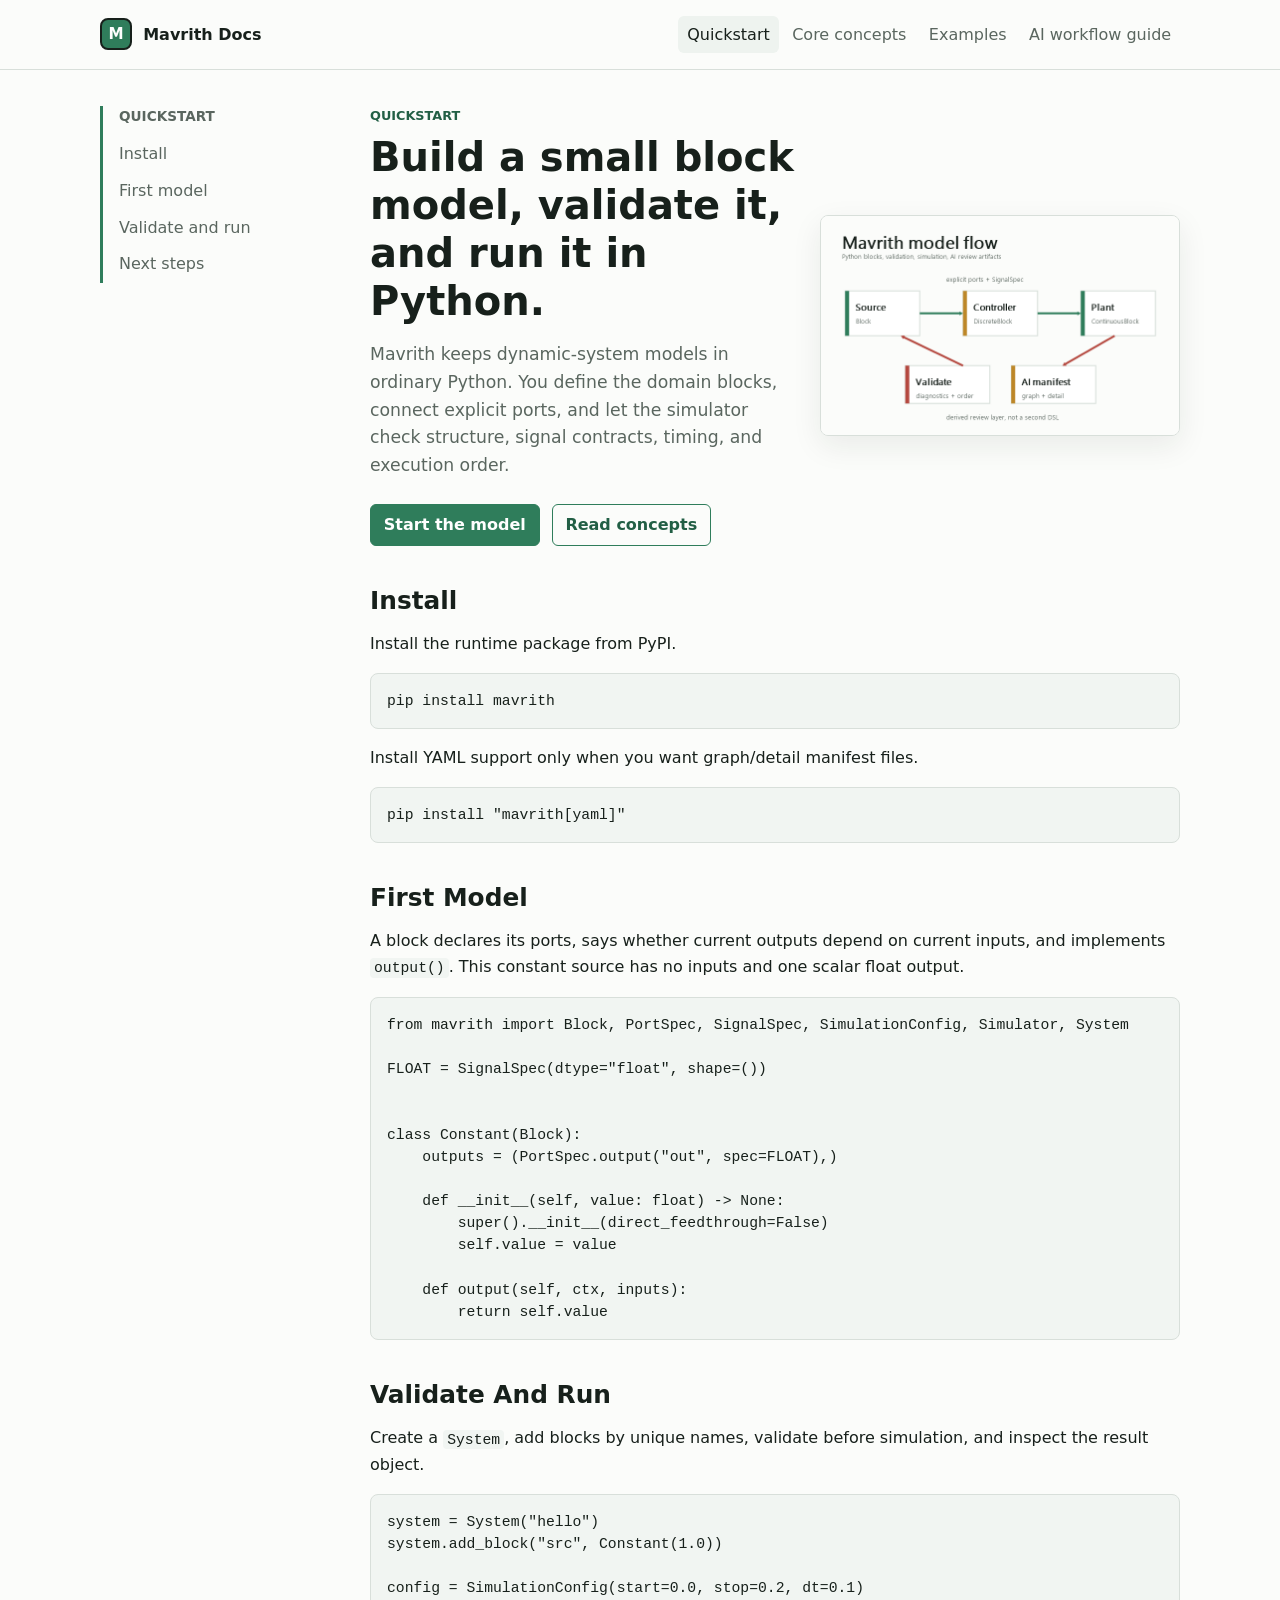
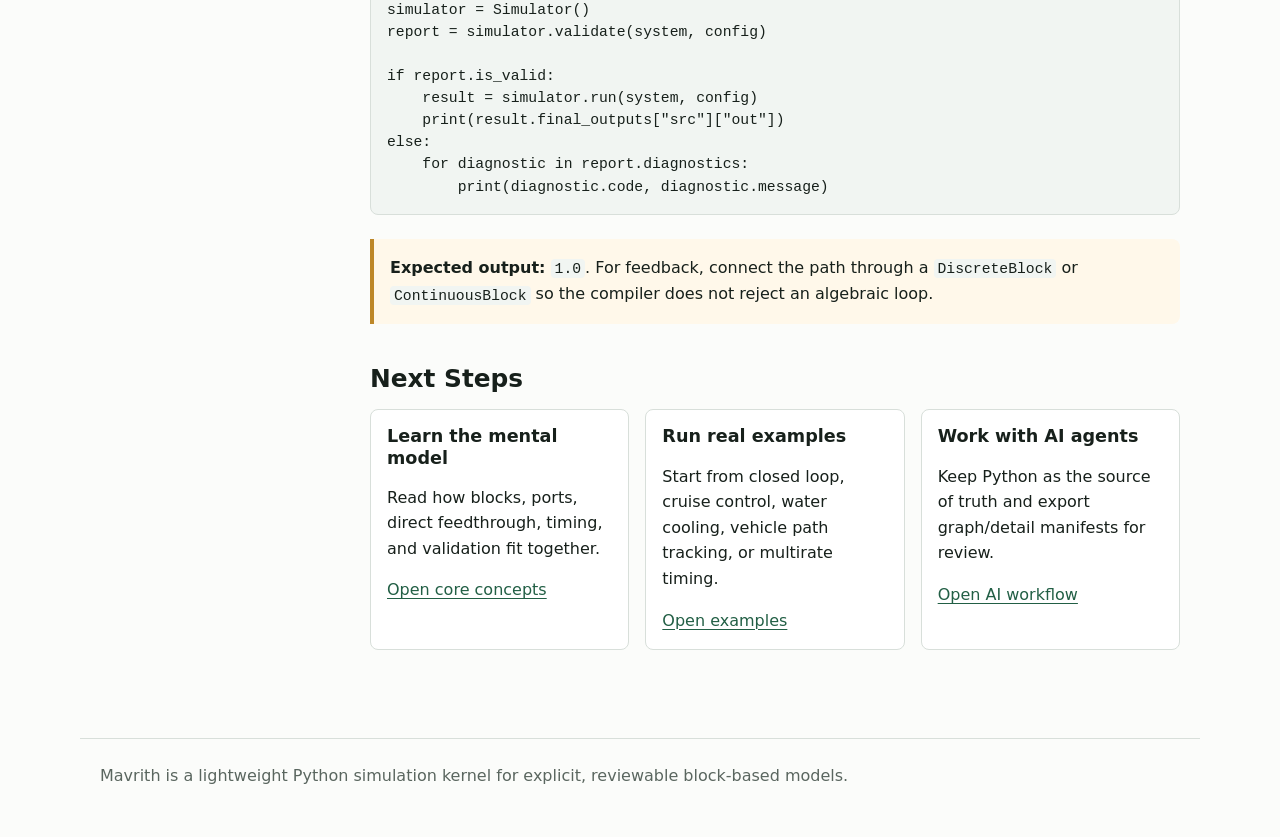
<file: docs/index.html>
<!doctype html>
<html lang="en">
  <head>
    <meta charset="utf-8">
    <meta name="viewport" content="width=device-width, initial-scale=1">
    <title>Mavrith Docs | Quickstart</title>
    <meta
      name="description"
      content="Quickstart guide for building and validating block-based dynamic systems with Mavrith."
    >
    <link rel="stylesheet" href="assets/styles.css">
  </head>
  <body>
    <header class="site-header">
      <div class="header-inner">
        <a class="brand" href="index.html">
          <span class="brand-mark">M</span>
          <span>Mavrith Docs</span>
        </a>
        <nav class="top-nav" aria-label="Main navigation">
          <a href="index.html" aria-current="page">Quickstart</a>
          <a href="core-concepts.html">Core concepts</a>
          <a href="examples.html">Examples</a>
          <a href="ai-workflow.html">AI workflow guide</a>
        </nav>
      </div>
    </header>

    <div class="layout">
      <aside class="side-nav" aria-label="Page sections">
        <strong>Quickstart</strong>
        <a href="#install">Install</a>
        <a href="#first-model">First model</a>
        <a href="#validate">Validate and run</a>
        <a href="#next">Next steps</a>
      </aside>

      <main>
        <section class="hero-grid">
          <div>
            <p class="eyebrow">Quickstart</p>
            <h1>Build a small block model, validate it, and run it in Python.</h1>
            <p class="lede">
              Mavrith keeps dynamic-system models in ordinary Python. You define
              the domain blocks, connect explicit ports, and let the simulator
              check structure, signal contracts, timing, and execution order.
            </p>
            <div class="action-row">
              <a class="button" href="#first-model">Start the model</a>
              <a class="button secondary" href="core-concepts.html">Read concepts</a>
            </div>
          </div>
          <img
            src="assets/mavrith-flow.png"
            width="720"
            height="440"
            alt="Mavrith block flow from source to controller to plant with validation and AI manifest export."
          >
        </section>

        <section id="install">
          <h2>Install</h2>
          <p>Install the runtime package from PyPI.</p>
          <pre><code class="language-bash">pip install mavrith</code></pre>
          <p>Install YAML support only when you want graph/detail manifest files.</p>
          <pre><code class="language-bash">pip install "mavrith[yaml]"</code></pre>
        </section>

        <section id="first-model">
          <h2>First Model</h2>
          <p>
            A block declares its ports, says whether current outputs depend on
            current inputs, and implements <code>output()</code>. This constant
            source has no inputs and one scalar float output.
          </p>
          <pre><code class="language-python">from mavrith import Block, PortSpec, SignalSpec, SimulationConfig, Simulator, System

FLOAT = SignalSpec(dtype="float", shape=())


class Constant(Block):
    outputs = (PortSpec.output("out", spec=FLOAT),)

    def __init__(self, value: float) -> None:
        super().__init__(direct_feedthrough=False)
        self.value = value

    def output(self, ctx, inputs):
        return self.value</code></pre>
        </section>

        <section id="validate">
          <h2>Validate And Run</h2>
          <p>
            Create a <code>System</code>, add blocks by unique names, validate
            before simulation, and inspect the result object.
          </p>
          <pre><code class="language-python">system = System("hello")
system.add_block("src", Constant(1.0))

config = SimulationConfig(start=0.0, stop=0.2, dt=0.1)
simulator = Simulator()
report = simulator.validate(system, config)

if report.is_valid:
    result = simulator.run(system, config)
    print(result.final_outputs["src"]["out"])
else:
    for diagnostic in report.diagnostics:
        print(diagnostic.code, diagnostic.message)</code></pre>
          <div class="callout">
            <strong>Expected output:</strong> <code>1.0</code>. For feedback,
            connect the path through a <code>DiscreteBlock</code> or
            <code>ContinuousBlock</code> so the compiler does not reject an
            algebraic loop.
          </div>
        </section>

        <section id="next">
          <h2>Next Steps</h2>
          <div class="cards">
            <article class="card">
              <h3>Learn the mental model</h3>
              <p>
                Read how blocks, ports, direct feedthrough, timing, and
                validation fit together.
              </p>
              <a href="core-concepts.html">Open core concepts</a>
            </article>
            <article class="card">
              <h3>Run real examples</h3>
              <p>
                Start from closed loop, cruise control, water cooling, vehicle
                path tracking, or multirate timing.
              </p>
              <a href="examples.html">Open examples</a>
            </article>
            <article class="card">
              <h3>Work with AI agents</h3>
              <p>
                Keep Python as the source of truth and export graph/detail
                manifests for review.
              </p>
              <a href="ai-workflow.html">Open AI workflow</a>
            </article>
          </div>
        </section>
      </main>
    </div>

    <footer class="page-footer">
      Mavrith is a lightweight Python simulation kernel for explicit,
      reviewable block-based models.
    </footer>
  </body>
</html>
</file>
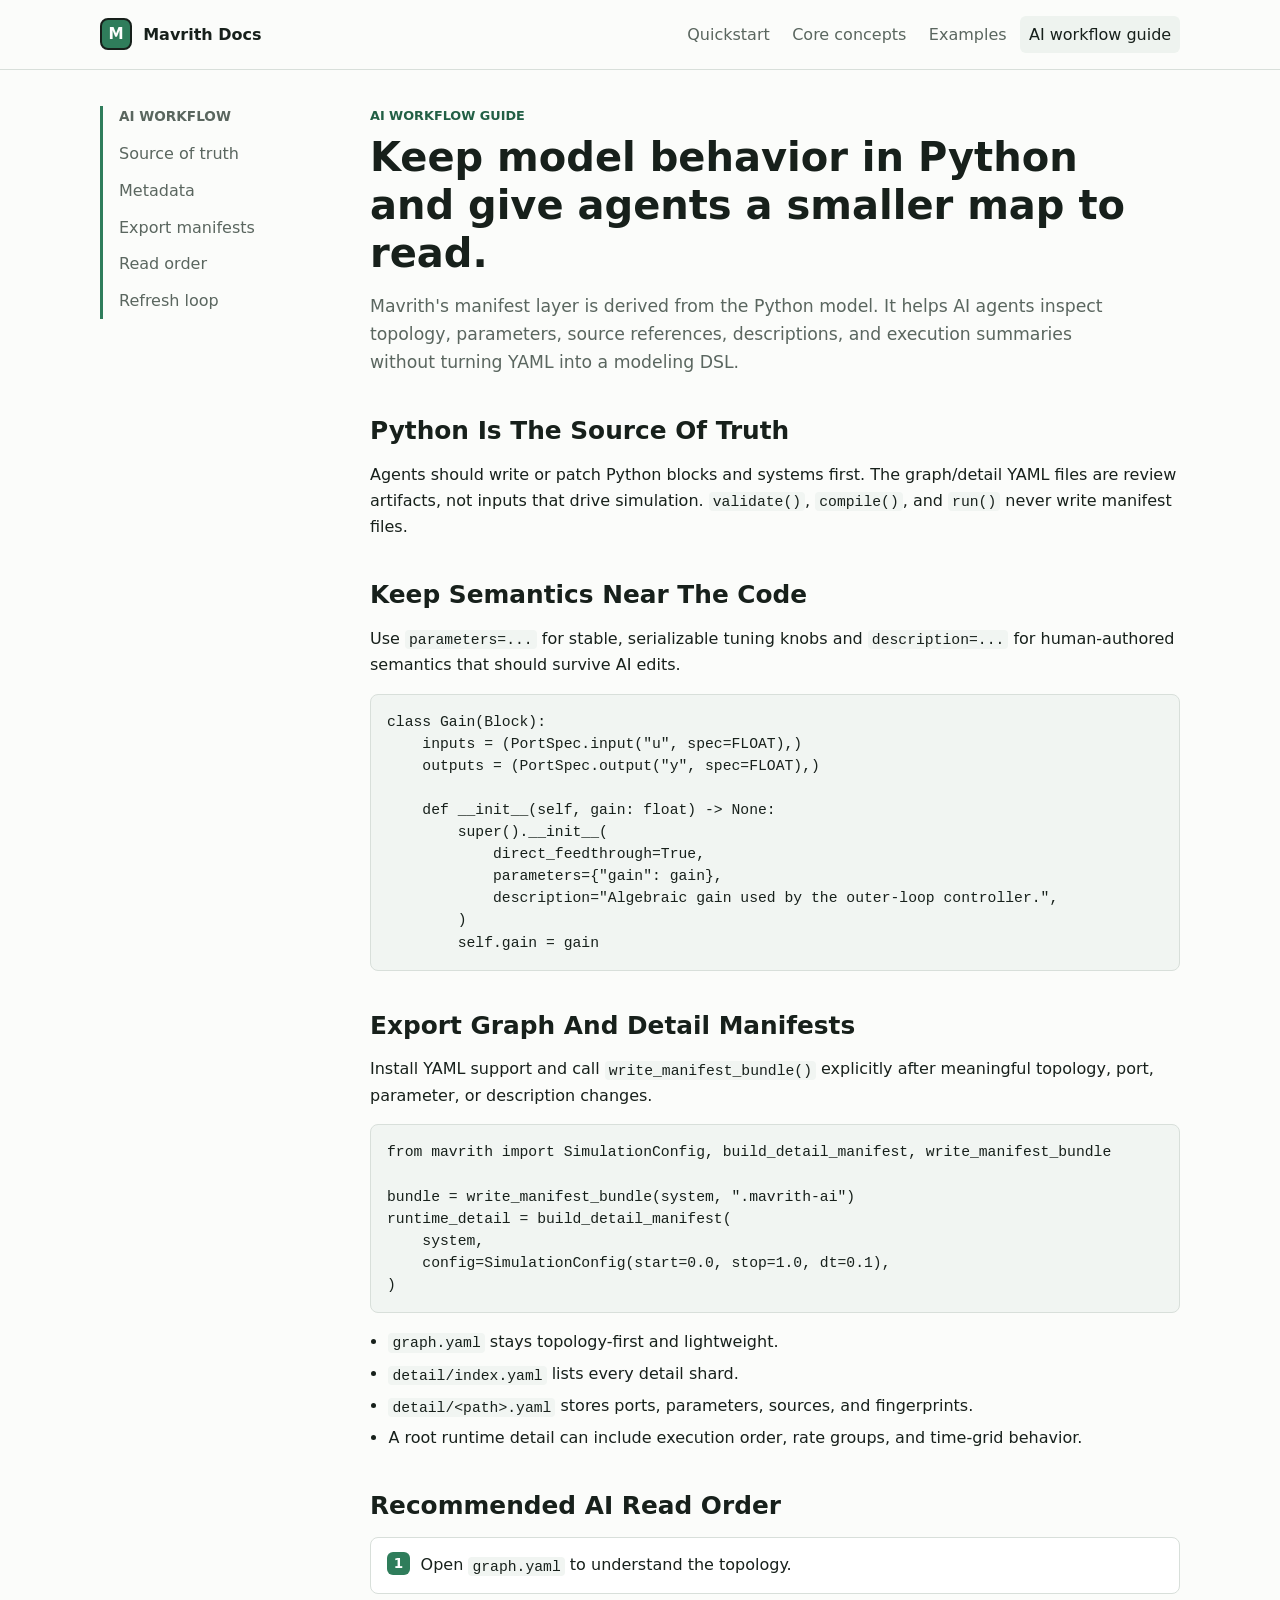
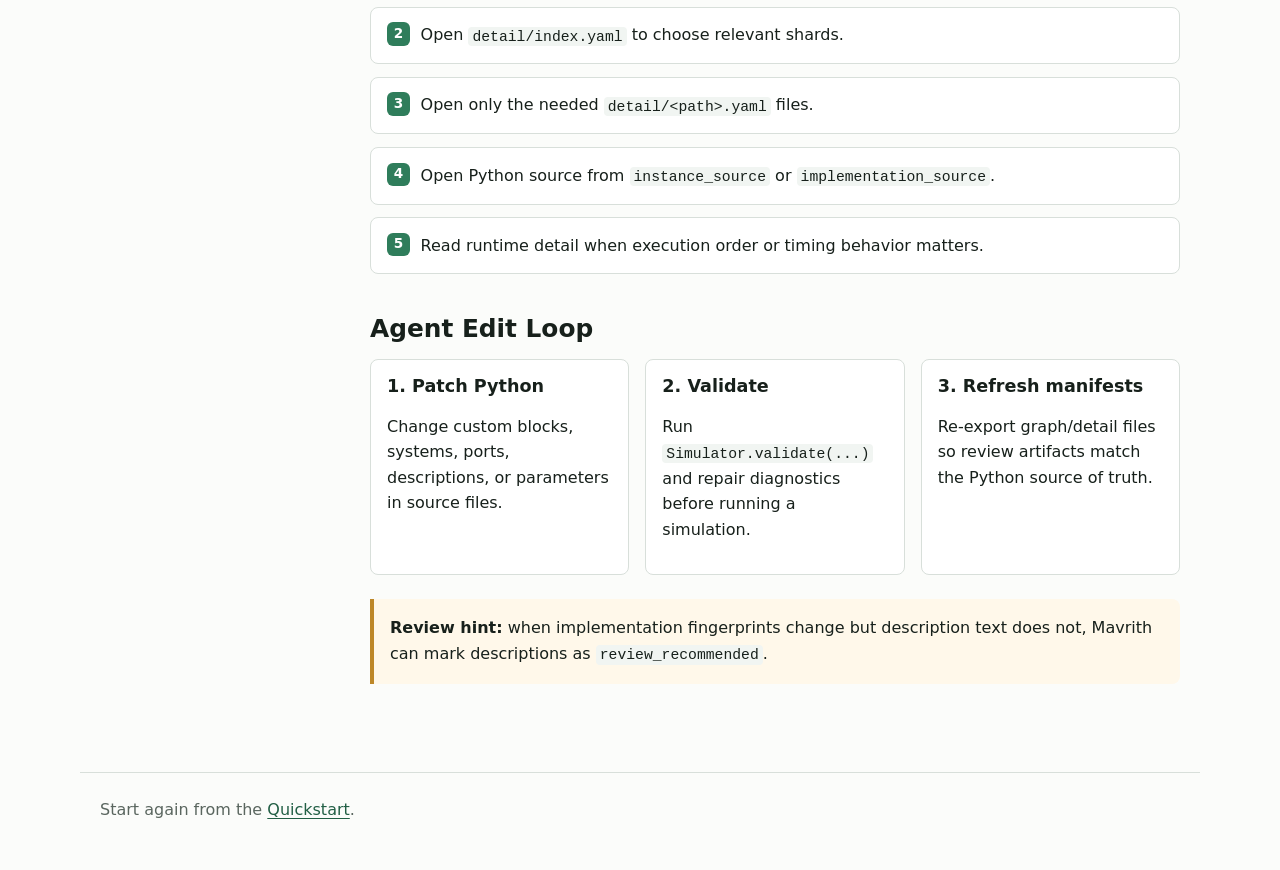
<file: docs/ai-workflow.html>
<!doctype html>
<html lang="en">
  <head>
    <meta charset="utf-8">
    <meta name="viewport" content="width=device-width, initial-scale=1">
    <title>Mavrith Docs | AI Workflow Guide</title>
    <meta
      name="description"
      content="AI-native workflow for generating, validating, exporting, and reviewing Mavrith models."
    >
    <link rel="stylesheet" href="assets/styles.css">
  </head>
  <body>
    <header class="site-header">
      <div class="header-inner">
        <a class="brand" href="index.html">
          <span class="brand-mark">M</span>
          <span>Mavrith Docs</span>
        </a>
        <nav class="top-nav" aria-label="Main navigation">
          <a href="index.html">Quickstart</a>
          <a href="core-concepts.html">Core concepts</a>
          <a href="examples.html">Examples</a>
          <a href="ai-workflow.html" aria-current="page">AI workflow guide</a>
        </nav>
      </div>
    </header>

    <div class="layout">
      <aside class="side-nav" aria-label="Page sections">
        <strong>AI workflow</strong>
        <a href="#source">Source of truth</a>
        <a href="#metadata">Metadata</a>
        <a href="#export">Export manifests</a>
        <a href="#read">Read order</a>
        <a href="#loop">Refresh loop</a>
      </aside>

      <main>
        <p class="eyebrow">AI workflow guide</p>
        <h1>Keep model behavior in Python and give agents a smaller map to read.</h1>
        <p class="lede">
          Mavrith's manifest layer is derived from the Python model. It helps AI
          agents inspect topology, parameters, source references, descriptions,
          and execution summaries without turning YAML into a modeling DSL.
        </p>

        <section id="source">
          <h2>Python Is The Source Of Truth</h2>
          <p>
            Agents should write or patch Python blocks and systems first. The
            graph/detail YAML files are review artifacts, not inputs that drive
            simulation. <code>validate()</code>, <code>compile()</code>, and
            <code>run()</code> never write manifest files.
          </p>
        </section>

        <section id="metadata">
          <h2>Keep Semantics Near The Code</h2>
          <p>
            Use <code>parameters=...</code> for stable, serializable tuning
            knobs and <code>description=...</code> for human-authored semantics
            that should survive AI edits.
          </p>
          <pre><code class="language-python">class Gain(Block):
    inputs = (PortSpec.input("u", spec=FLOAT),)
    outputs = (PortSpec.output("y", spec=FLOAT),)

    def __init__(self, gain: float) -> None:
        super().__init__(
            direct_feedthrough=True,
            parameters={"gain": gain},
            description="Algebraic gain used by the outer-loop controller.",
        )
        self.gain = gain</code></pre>
        </section>

        <section id="export">
          <h2>Export Graph And Detail Manifests</h2>
          <p>
            Install YAML support and call <code>write_manifest_bundle()</code>
            explicitly after meaningful topology, port, parameter, or
            description changes.
          </p>
          <pre><code class="language-python">from mavrith import SimulationConfig, build_detail_manifest, write_manifest_bundle

bundle = write_manifest_bundle(system, ".mavrith-ai")
runtime_detail = build_detail_manifest(
    system,
    config=SimulationConfig(start=0.0, stop=1.0, dt=0.1),
)</code></pre>
          <ul class="compact-list">
            <li><code>graph.yaml</code> stays topology-first and lightweight.</li>
            <li><code>detail/index.yaml</code> lists every detail shard.</li>
            <li><code>detail/&lt;path&gt;.yaml</code> stores ports, parameters, sources, and fingerprints.</li>
            <li>A root runtime detail can include execution order, rate groups, and time-grid behavior.</li>
          </ul>
        </section>

        <section id="read">
          <h2>Recommended AI Read Order</h2>
          <ol class="steps">
            <li>Open <code>graph.yaml</code> to understand the topology.</li>
            <li>Open <code>detail/index.yaml</code> to choose relevant shards.</li>
            <li>Open only the needed <code>detail/&lt;path&gt;.yaml</code> files.</li>
            <li>Open Python source from <code>instance_source</code> or <code>implementation_source</code>.</li>
            <li>Read runtime detail when execution order or timing behavior matters.</li>
          </ol>
        </section>

        <section id="loop">
          <h2>Agent Edit Loop</h2>
          <div class="cards">
            <article class="card">
              <h3>1. Patch Python</h3>
              <p>
                Change custom blocks, systems, ports, descriptions, or
                parameters in source files.
              </p>
            </article>
            <article class="card">
              <h3>2. Validate</h3>
              <p>
                Run <code>Simulator.validate(...)</code> and repair diagnostics
                before running a simulation.
              </p>
            </article>
            <article class="card">
              <h3>3. Refresh manifests</h3>
              <p>
                Re-export graph/detail files so review artifacts match the
                Python source of truth.
              </p>
            </article>
          </div>
          <div class="callout">
            <strong>Review hint:</strong> when implementation fingerprints change
            but description text does not, Mavrith can mark descriptions as
            <code>review_recommended</code>.
          </div>
        </section>
      </main>
    </div>

    <footer class="page-footer">
      Start again from the <a href="index.html">Quickstart</a>.
    </footer>
  </body>
</html>
</file>
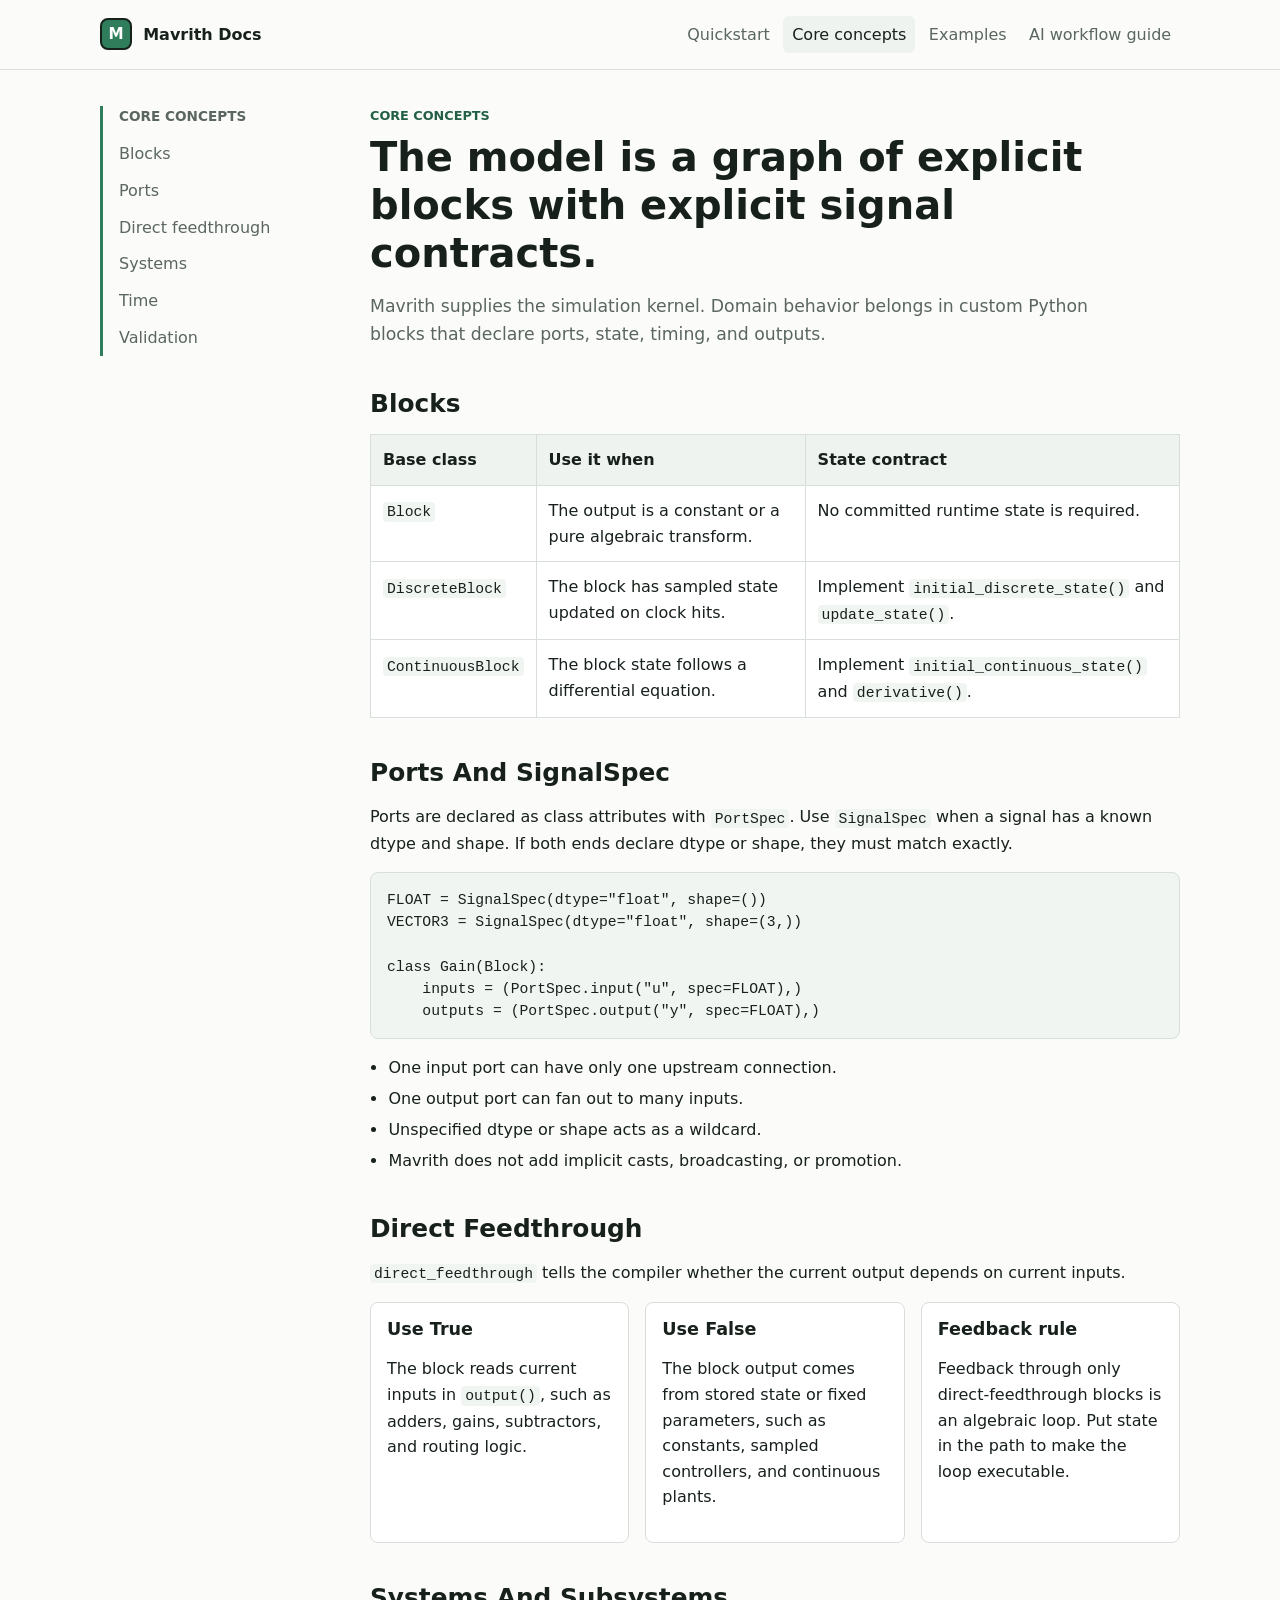
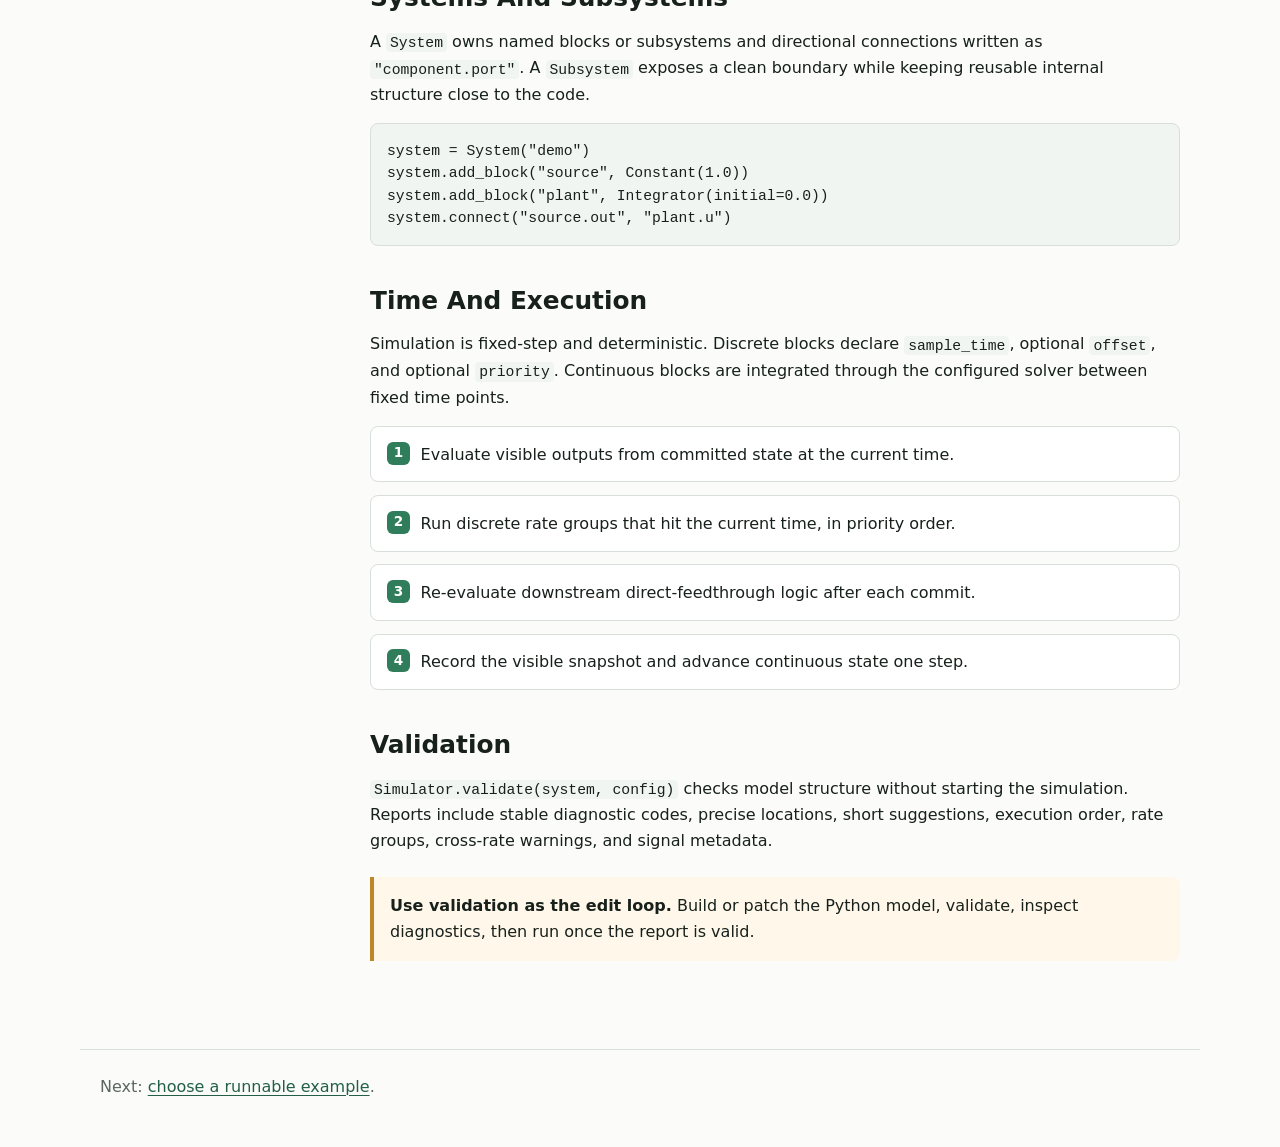
<file: docs/core-concepts.html>
<!doctype html>
<html lang="en">
  <head>
    <meta charset="utf-8">
    <meta name="viewport" content="width=device-width, initial-scale=1">
    <title>Mavrith Docs | Core Concepts</title>
    <meta
      name="description"
      content="Core modeling concepts for Mavrith blocks, ports, systems, timing, and validation."
    >
    <link rel="stylesheet" href="assets/styles.css">
  </head>
  <body>
    <header class="site-header">
      <div class="header-inner">
        <a class="brand" href="index.html">
          <span class="brand-mark">M</span>
          <span>Mavrith Docs</span>
        </a>
        <nav class="top-nav" aria-label="Main navigation">
          <a href="index.html">Quickstart</a>
          <a href="core-concepts.html" aria-current="page">Core concepts</a>
          <a href="examples.html">Examples</a>
          <a href="ai-workflow.html">AI workflow guide</a>
        </nav>
      </div>
    </header>

    <div class="layout">
      <aside class="side-nav" aria-label="Page sections">
        <strong>Core concepts</strong>
        <a href="#blocks">Blocks</a>
        <a href="#ports">Ports</a>
        <a href="#feedthrough">Direct feedthrough</a>
        <a href="#systems">Systems</a>
        <a href="#time">Time</a>
        <a href="#validation">Validation</a>
      </aside>

      <main>
        <p class="eyebrow">Core concepts</p>
        <h1>The model is a graph of explicit blocks with explicit signal contracts.</h1>
        <p class="lede">
          Mavrith supplies the simulation kernel. Domain behavior belongs in
          custom Python blocks that declare ports, state, timing, and outputs.
        </p>

        <section id="blocks">
          <h2>Blocks</h2>
          <div class="table-wrap">
            <table>
              <thead>
                <tr>
                  <th>Base class</th>
                  <th>Use it when</th>
                  <th>State contract</th>
                </tr>
              </thead>
              <tbody>
                <tr>
                  <td><code>Block</code></td>
                  <td>The output is a constant or a pure algebraic transform.</td>
                  <td>No committed runtime state is required.</td>
                </tr>
                <tr>
                  <td><code>DiscreteBlock</code></td>
                  <td>The block has sampled state updated on clock hits.</td>
                  <td>Implement <code>initial_discrete_state()</code> and <code>update_state()</code>.</td>
                </tr>
                <tr>
                  <td><code>ContinuousBlock</code></td>
                  <td>The block state follows a differential equation.</td>
                  <td>Implement <code>initial_continuous_state()</code> and <code>derivative()</code>.</td>
                </tr>
              </tbody>
            </table>
          </div>
        </section>

        <section id="ports">
          <h2>Ports And SignalSpec</h2>
          <p>
            Ports are declared as class attributes with <code>PortSpec</code>.
            Use <code>SignalSpec</code> when a signal has a known dtype and
            shape. If both ends declare dtype or shape, they must match exactly.
          </p>
          <pre><code class="language-python">FLOAT = SignalSpec(dtype="float", shape=())
VECTOR3 = SignalSpec(dtype="float", shape=(3,))

class Gain(Block):
    inputs = (PortSpec.input("u", spec=FLOAT),)
    outputs = (PortSpec.output("y", spec=FLOAT),)</code></pre>
          <ul class="compact-list">
            <li>One input port can have only one upstream connection.</li>
            <li>One output port can fan out to many inputs.</li>
            <li>Unspecified dtype or shape acts as a wildcard.</li>
            <li>Mavrith does not add implicit casts, broadcasting, or promotion.</li>
          </ul>
        </section>

        <section id="feedthrough">
          <h2>Direct Feedthrough</h2>
          <p>
            <code>direct_feedthrough</code> tells the compiler whether the
            current output depends on current inputs.
          </p>
          <div class="cards">
            <article class="card">
              <h3>Use True</h3>
              <p>
                The block reads current inputs in <code>output()</code>, such
                as adders, gains, subtractors, and routing logic.
              </p>
            </article>
            <article class="card">
              <h3>Use False</h3>
              <p>
                The block output comes from stored state or fixed parameters,
                such as constants, sampled controllers, and continuous plants.
              </p>
            </article>
            <article class="card">
              <h3>Feedback rule</h3>
              <p>
                Feedback through only direct-feedthrough blocks is an algebraic
                loop. Put state in the path to make the loop executable.
              </p>
            </article>
          </div>
        </section>

        <section id="systems">
          <h2>Systems And Subsystems</h2>
          <p>
            A <code>System</code> owns named blocks or subsystems and directional
            connections written as <code>"component.port"</code>. A
            <code>Subsystem</code> exposes a clean boundary while keeping
            reusable internal structure close to the code.
          </p>
          <pre><code class="language-python">system = System("demo")
system.add_block("source", Constant(1.0))
system.add_block("plant", Integrator(initial=0.0))
system.connect("source.out", "plant.u")</code></pre>
        </section>

        <section id="time">
          <h2>Time And Execution</h2>
          <p>
            Simulation is fixed-step and deterministic. Discrete blocks declare
            <code>sample_time</code>, optional <code>offset</code>, and optional
            <code>priority</code>. Continuous blocks are integrated through the
            configured solver between fixed time points.
          </p>
          <ol class="steps">
            <li>Evaluate visible outputs from committed state at the current time.</li>
            <li>Run discrete rate groups that hit the current time, in priority order.</li>
            <li>Re-evaluate downstream direct-feedthrough logic after each commit.</li>
            <li>Record the visible snapshot and advance continuous state one step.</li>
          </ol>
        </section>

        <section id="validation">
          <h2>Validation</h2>
          <p>
            <code>Simulator.validate(system, config)</code> checks model
            structure without starting the simulation. Reports include stable
            diagnostic codes, precise locations, short suggestions, execution
            order, rate groups, cross-rate warnings, and signal metadata.
          </p>
          <div class="callout">
            <strong>Use validation as the edit loop.</strong> Build or patch the
            Python model, validate, inspect diagnostics, then run once the report
            is valid.
          </div>
        </section>
      </main>
    </div>

    <footer class="page-footer">
      Next: <a href="examples.html">choose a runnable example</a>.
    </footer>
  </body>
</html>
</file>
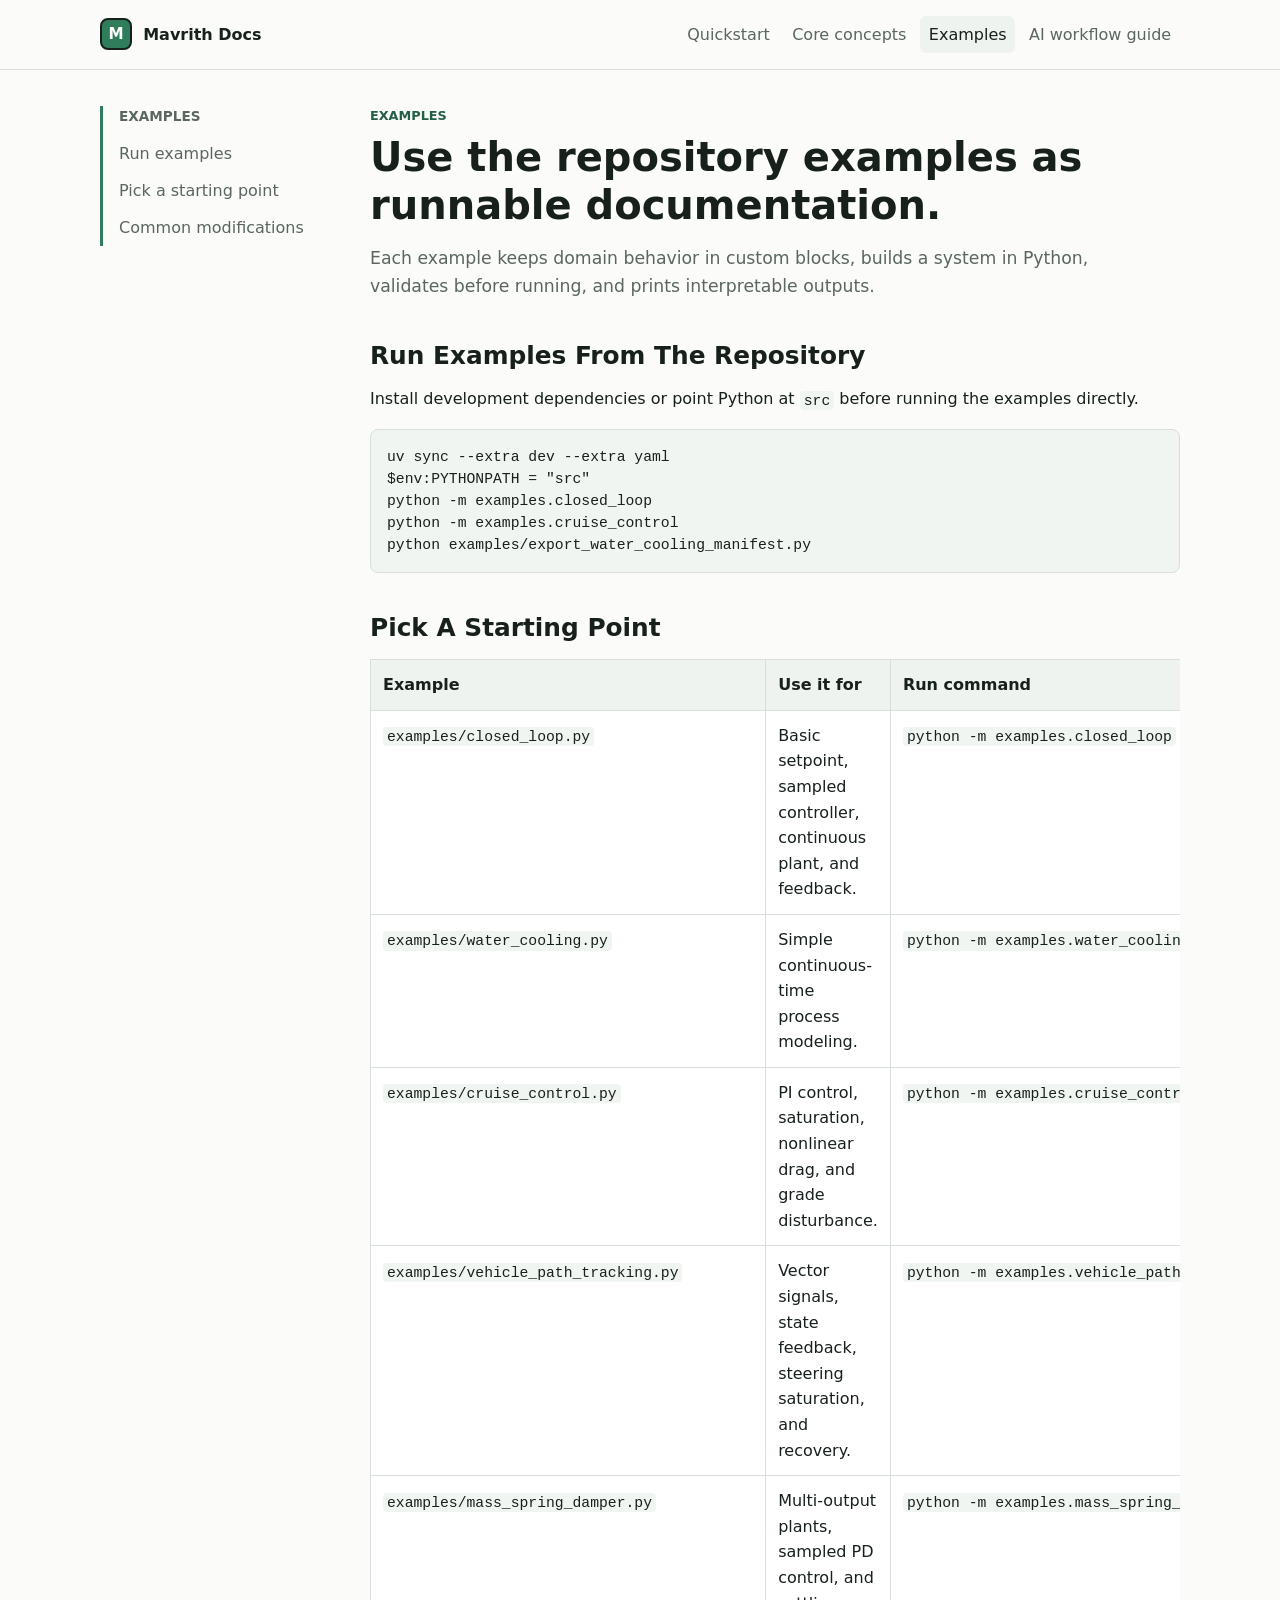
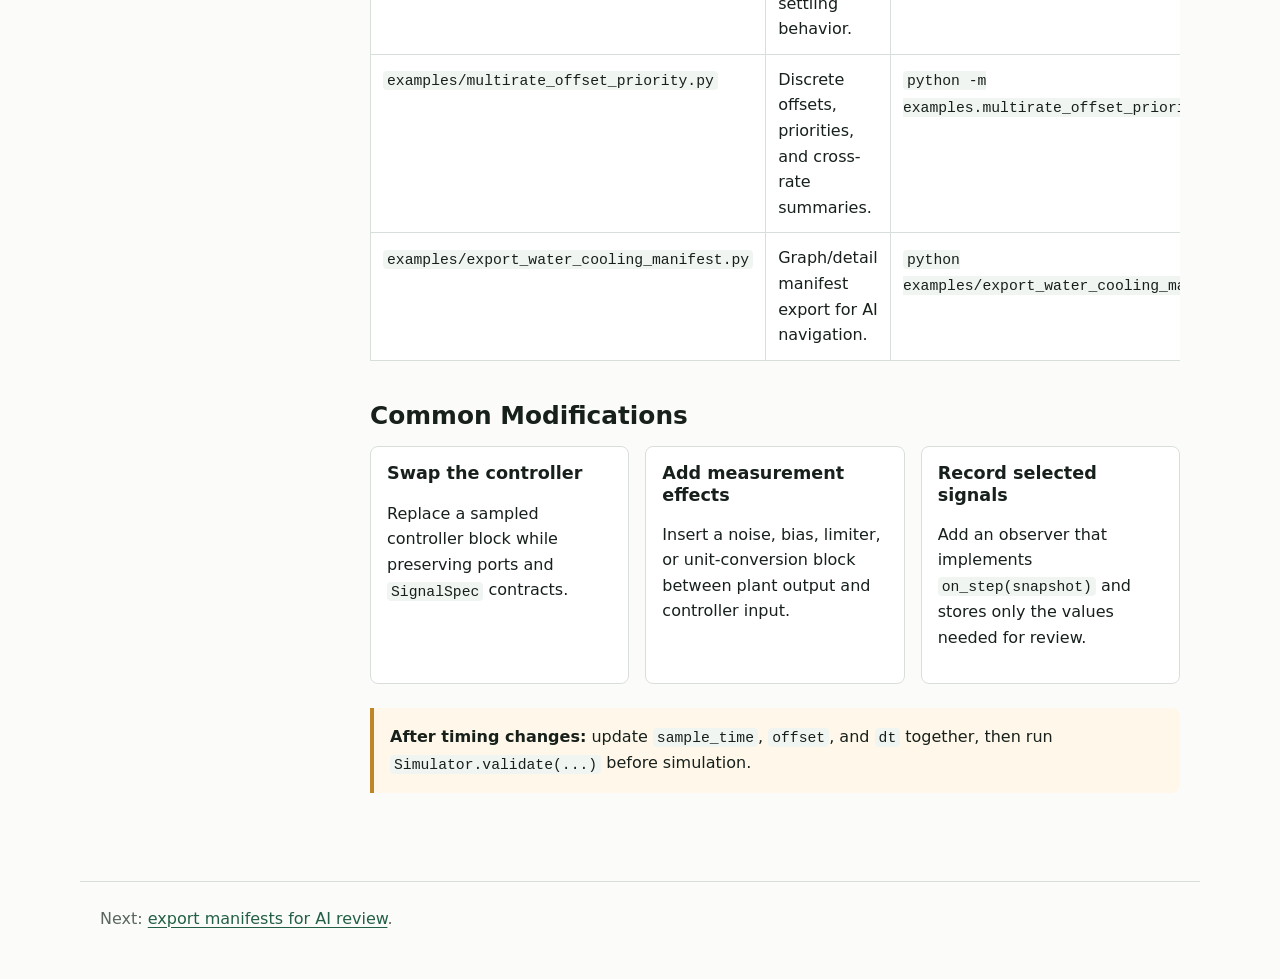
<file: docs/examples.html>
<!doctype html>
<html lang="en">
  <head>
    <meta charset="utf-8">
    <meta name="viewport" content="width=device-width, initial-scale=1">
    <title>Mavrith Docs | Examples</title>
    <meta
      name="description"
      content="Runnable Mavrith examples for closed-loop control, continuous processes, multirate timing, and AI manifest export."
    >
    <link rel="stylesheet" href="assets/styles.css">
  </head>
  <body>
    <header class="site-header">
      <div class="header-inner">
        <a class="brand" href="index.html">
          <span class="brand-mark">M</span>
          <span>Mavrith Docs</span>
        </a>
        <nav class="top-nav" aria-label="Main navigation">
          <a href="index.html">Quickstart</a>
          <a href="core-concepts.html">Core concepts</a>
          <a href="examples.html" aria-current="page">Examples</a>
          <a href="ai-workflow.html">AI workflow guide</a>
        </nav>
      </div>
    </header>

    <div class="layout">
      <aside class="side-nav" aria-label="Page sections">
        <strong>Examples</strong>
        <a href="#run">Run examples</a>
        <a href="#pick">Pick a starting point</a>
        <a href="#modify">Common modifications</a>
      </aside>

      <main>
        <p class="eyebrow">Examples</p>
        <h1>Use the repository examples as runnable documentation.</h1>
        <p class="lede">
          Each example keeps domain behavior in custom blocks, builds a system
          in Python, validates before running, and prints interpretable outputs.
        </p>

        <section id="run">
          <h2>Run Examples From The Repository</h2>
          <p>
            Install development dependencies or point Python at <code>src</code>
            before running the examples directly.
          </p>
          <pre><code class="language-powershell">uv sync --extra dev --extra yaml
$env:PYTHONPATH = "src"
python -m examples.closed_loop
python -m examples.cruise_control
python examples/export_water_cooling_manifest.py</code></pre>
        </section>

        <section id="pick">
          <h2>Pick A Starting Point</h2>
          <div class="table-wrap">
            <table>
              <thead>
                <tr>
                  <th>Example</th>
                  <th>Use it for</th>
                  <th>Run command</th>
                </tr>
              </thead>
              <tbody>
                <tr>
                  <td><code>examples/closed_loop.py</code></td>
                  <td>Basic setpoint, sampled controller, continuous plant, and feedback.</td>
                  <td><code>python -m examples.closed_loop</code></td>
                </tr>
                <tr>
                  <td><code>examples/water_cooling.py</code></td>
                  <td>Simple continuous-time process modeling.</td>
                  <td><code>python -m examples.water_cooling</code></td>
                </tr>
                <tr>
                  <td><code>examples/cruise_control.py</code></td>
                  <td>PI control, saturation, nonlinear drag, and grade disturbance.</td>
                  <td><code>python -m examples.cruise_control</code></td>
                </tr>
                <tr>
                  <td><code>examples/vehicle_path_tracking.py</code></td>
                  <td>Vector signals, state feedback, steering saturation, and recovery.</td>
                  <td><code>python -m examples.vehicle_path_tracking</code></td>
                </tr>
                <tr>
                  <td><code>examples/mass_spring_damper.py</code></td>
                  <td>Multi-output plants, sampled PD control, and settling behavior.</td>
                  <td><code>python -m examples.mass_spring_damper</code></td>
                </tr>
                <tr>
                  <td><code>examples/multirate_offset_priority.py</code></td>
                  <td>Discrete offsets, priorities, and cross-rate summaries.</td>
                  <td><code>python -m examples.multirate_offset_priority</code></td>
                </tr>
                <tr>
                  <td><code>examples/export_water_cooling_manifest.py</code></td>
                  <td>Graph/detail manifest export for AI navigation.</td>
                  <td><code>python examples/export_water_cooling_manifest.py</code></td>
                </tr>
              </tbody>
            </table>
          </div>
        </section>

        <section id="modify">
          <h2>Common Modifications</h2>
          <div class="cards">
            <article class="card">
              <h3>Swap the controller</h3>
              <p>
                Replace a sampled controller block while preserving ports and
                <code>SignalSpec</code> contracts.
              </p>
            </article>
            <article class="card">
              <h3>Add measurement effects</h3>
              <p>
                Insert a noise, bias, limiter, or unit-conversion block between
                plant output and controller input.
              </p>
            </article>
            <article class="card">
              <h3>Record selected signals</h3>
              <p>
                Add an observer that implements <code>on_step(snapshot)</code>
                and stores only the values needed for review.
              </p>
            </article>
          </div>
          <div class="callout">
            <strong>After timing changes:</strong> update <code>sample_time</code>,
            <code>offset</code>, and <code>dt</code> together, then run
            <code>Simulator.validate(...)</code> before simulation.
          </div>
        </section>
      </main>
    </div>

    <footer class="page-footer">
      Next: <a href="ai-workflow.html">export manifests for AI review</a>.
    </footer>
  </body>
</html>
</file>
<file: docs/assets/styles.css>
:root {
  --paper: #fbfcfa;
  --surface: #ffffff;
  --ink: #17201b;
  --muted: #5a665f;
  --line: #d8dfda;
  --code: #f1f5f2;
  --accent: #2f7d5b;
  --accent-strong: #225f45;
  --warn: #b5483f;
  --gold: #bd8728;
  --shadow: 0 10px 30px rgba(23, 32, 27, 0.08);
}

* {
  box-sizing: border-box;
}

html {
  color: var(--ink);
  background: var(--paper);
  font-family:
    Inter, ui-sans-serif, system-ui, -apple-system, BlinkMacSystemFont, "Segoe UI",
    sans-serif;
  line-height: 1.6;
  letter-spacing: 0;
}

body {
  margin: 0;
  background: var(--paper);
}

a {
  color: var(--accent-strong);
  text-decoration-thickness: 0.08em;
  text-underline-offset: 0.2em;
}

a:hover {
  color: var(--warn);
}

code,
pre {
  font-family:
    "SFMono-Regular", Consolas, "Liberation Mono", Menlo, monospace;
}

code {
  padding: 0.1rem 0.25rem;
  border-radius: 4px;
  background: var(--code);
  font-size: 0.92em;
}

pre {
  overflow-x: auto;
  padding: 1rem;
  border: 1px solid var(--line);
  border-radius: 8px;
  background: var(--code);
  font-size: 0.92rem;
  line-height: 1.5;
}

pre code {
  padding: 0;
  background: transparent;
  font-size: inherit;
}

.site-header {
  border-bottom: 1px solid var(--line);
  background: rgba(251, 252, 250, 0.96);
}

.header-inner {
  display: flex;
  align-items: center;
  justify-content: space-between;
  gap: 1.5rem;
  max-width: 1120px;
  margin: 0 auto;
  padding: 1rem 1.25rem;
}

.brand {
  display: inline-flex;
  align-items: center;
  gap: 0.7rem;
  color: var(--ink);
  font-weight: 750;
  text-decoration: none;
}

.brand-mark {
  display: inline-grid;
  width: 2rem;
  height: 2rem;
  place-items: center;
  border: 2px solid var(--ink);
  border-radius: 8px;
  color: var(--surface);
  background: var(--accent);
  font-size: 0.95rem;
}

.top-nav {
  display: flex;
  flex-wrap: wrap;
  gap: 0.3rem;
  justify-content: flex-end;
}

.top-nav a {
  padding: 0.35rem 0.55rem;
  border-radius: 6px;
  color: var(--muted);
  text-decoration: none;
}

.top-nav a:hover,
.top-nav a[aria-current="page"] {
  color: var(--ink);
  background: #eef3ef;
}

.layout {
  display: grid;
  grid-template-columns: 230px minmax(0, 1fr);
  gap: 2.5rem;
  max-width: 1120px;
  margin: 0 auto;
  padding: 2.25rem 1.25rem 4rem;
}

.side-nav {
  align-self: start;
  border-left: 3px solid var(--accent);
  padding-left: 1rem;
}

.side-nav strong {
  display: block;
  margin-bottom: 0.5rem;
  font-size: 0.85rem;
  text-transform: uppercase;
  color: var(--muted);
}

.side-nav a {
  display: block;
  padding: 0.35rem 0;
  color: var(--muted);
  text-decoration: none;
}

.side-nav a:hover,
.side-nav a[aria-current="page"] {
  color: var(--ink);
}

main {
  min-width: 0;
}

.eyebrow {
  margin: 0 0 0.45rem;
  color: var(--accent-strong);
  font-weight: 700;
  text-transform: uppercase;
  font-size: 0.8rem;
}

h1,
h2,
h3 {
  line-height: 1.2;
  letter-spacing: 0;
}

h1 {
  max-width: 780px;
  margin: 0;
  font-size: 2.5rem;
}

h2 {
  margin: 2.5rem 0 0.65rem;
  font-size: 1.55rem;
}

h3 {
  margin: 1.4rem 0 0.4rem;
  font-size: 1.1rem;
}

.lede {
  max-width: 760px;
  margin: 1rem 0 1.5rem;
  color: var(--muted);
  font-size: 1.08rem;
}

.hero-grid {
  display: grid;
  grid-template-columns: minmax(0, 1fr) minmax(260px, 360px);
  gap: 1.5rem;
  align-items: center;
  margin-bottom: 2rem;
}

.hero-grid img {
  display: block;
  width: 100%;
  height: auto;
  border: 1px solid var(--line);
  border-radius: 8px;
  box-shadow: var(--shadow);
}

.action-row {
  display: flex;
  flex-wrap: wrap;
  gap: 0.75rem;
  margin: 1.25rem 0 0;
}

.button {
  display: inline-flex;
  align-items: center;
  justify-content: center;
  min-height: 2.5rem;
  padding: 0.45rem 0.8rem;
  border: 1px solid var(--accent);
  border-radius: 6px;
  color: var(--surface);
  background: var(--accent);
  font-weight: 700;
  text-decoration: none;
}

.button.secondary {
  color: var(--accent-strong);
  background: transparent;
}

.button:hover {
  border-color: var(--warn);
  color: var(--surface);
  background: var(--warn);
}

.button.secondary:hover {
  color: var(--warn);
  background: transparent;
}

.callout {
  margin: 1.5rem 0;
  padding: 1rem;
  border-left: 4px solid var(--gold);
  border-radius: 0 8px 8px 0;
  background: #fff8ea;
}

.callout strong {
  color: var(--ink);
}

.cards {
  display: grid;
  grid-template-columns: repeat(3, minmax(0, 1fr));
  gap: 1rem;
  margin: 1rem 0 1.5rem;
}

.card {
  min-height: 9rem;
  padding: 1rem;
  border: 1px solid var(--line);
  border-radius: 8px;
  background: var(--surface);
}

.card h3 {
  margin-top: 0;
}

.steps {
  counter-reset: step;
  display: grid;
  gap: 0.8rem;
  padding: 0;
  list-style: none;
}

.steps li {
  counter-increment: step;
  padding: 0.9rem 1rem 0.9rem 3.1rem;
  border: 1px solid var(--line);
  border-radius: 8px;
  background: var(--surface);
  position: relative;
}

.steps li::before {
  content: counter(step);
  position: absolute;
  top: 0.9rem;
  left: 1rem;
  display: grid;
  width: 1.45rem;
  height: 1.45rem;
  place-items: center;
  border-radius: 6px;
  color: var(--surface);
  background: var(--accent);
  font-size: 0.85rem;
  font-weight: 800;
}

.compact-list {
  padding-left: 1.15rem;
}

.compact-list li {
  margin: 0.35rem 0;
}

.table-wrap {
  overflow-x: auto;
  margin: 1rem 0;
}

table {
  width: 100%;
  border-collapse: collapse;
  min-width: 620px;
  background: var(--surface);
}

th,
td {
  padding: 0.75rem;
  border: 1px solid var(--line);
  text-align: left;
  vertical-align: top;
}

th {
  background: #eef3ef;
}

.page-footer {
  max-width: 1120px;
  margin: 0 auto;
  padding: 1.5rem 1.25rem 3rem;
  border-top: 1px solid var(--line);
  color: var(--muted);
}

@media (max-width: 860px) {
  .header-inner {
    align-items: flex-start;
    flex-direction: column;
  }

  .top-nav {
    justify-content: flex-start;
  }

  .layout {
    grid-template-columns: 1fr;
    gap: 1.5rem;
  }

  .side-nav {
    border-left: 0;
    border-top: 3px solid var(--accent);
    padding: 0.8rem 0 0;
  }

  .hero-grid,
  .cards {
    grid-template-columns: 1fr;
  }

  h1 {
    font-size: 2rem;
  }
}
</file>
